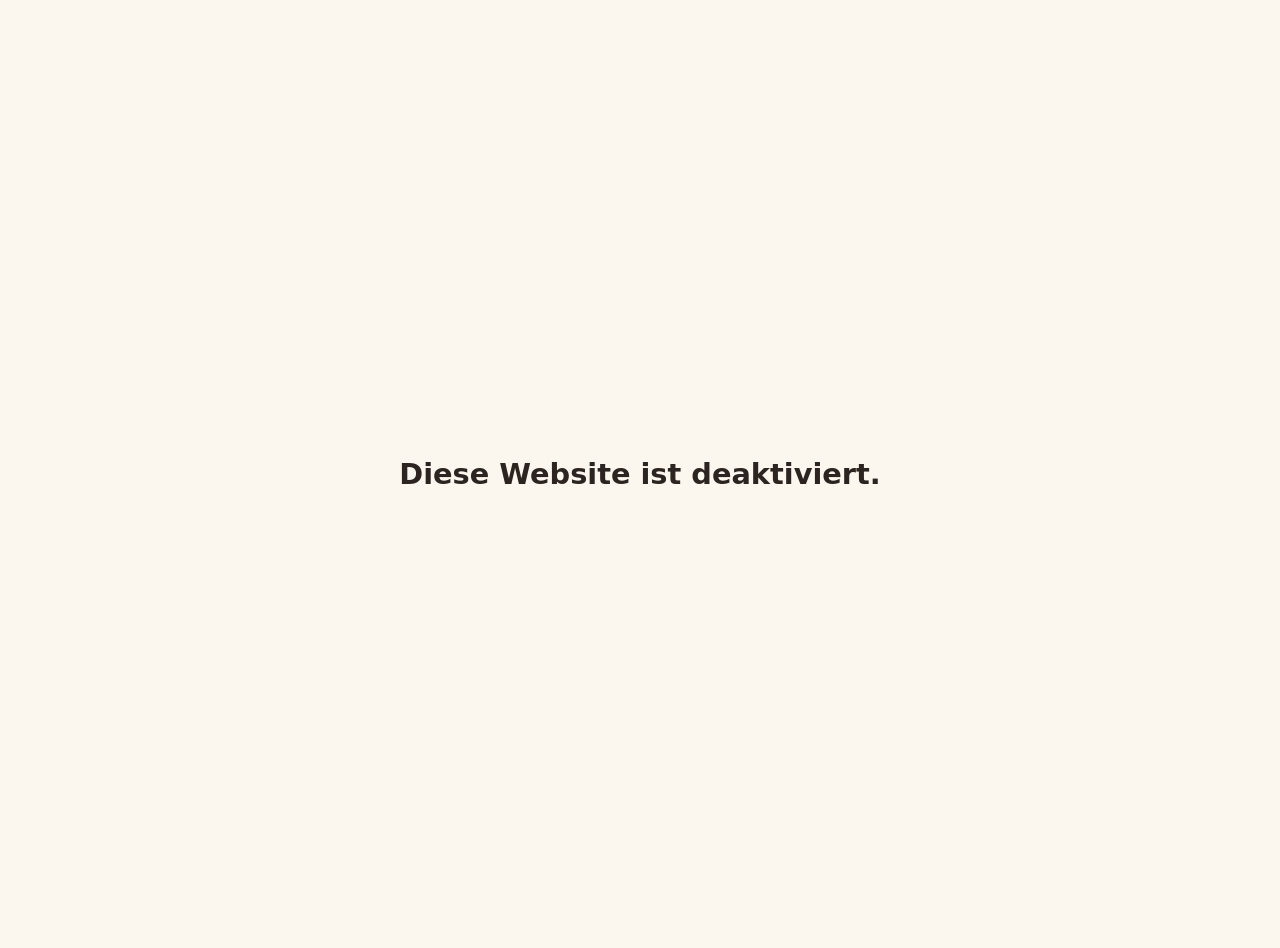
<file: deaktiviert/index.html>
<!DOCTYPE html>
<html lang="de">
<head>
<meta charset="utf-8">
<meta name="viewport" content="width=device-width, initial-scale=1">
<meta name="robots" content="noindex, nofollow">
<title>Website deaktiviert</title>
<style>
html,body{height:100%;margin:0}
body{display:flex;align-items:center;justify-content:center;background:#FBF6EE;color:#2B2420;font:400 18px/1.6 system-ui,-apple-system,"Segoe UI",sans-serif;text-align:center;padding:24px}
h1{font-size:1.8rem;margin:0}
</style>
</head>
<body>
<h1>Diese Website ist deaktiviert.</h1>
</body>
</html>
</file>
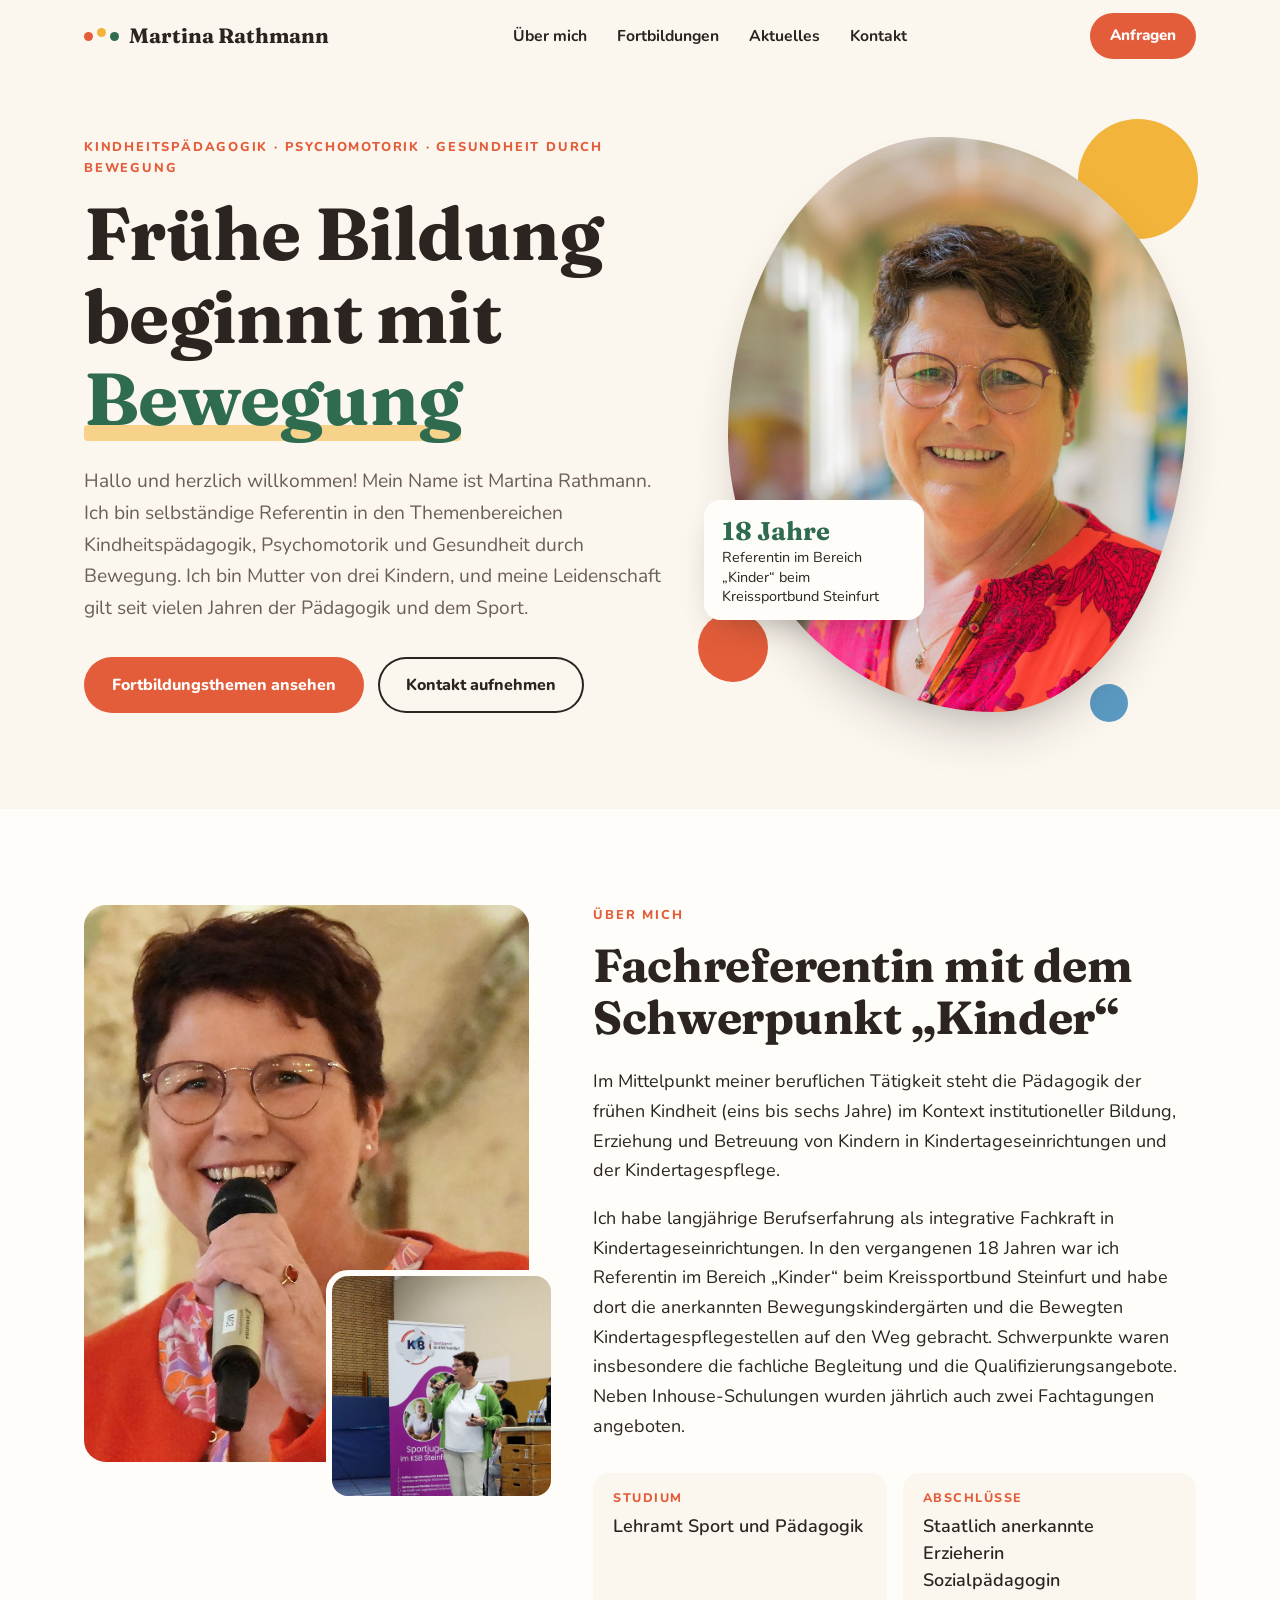
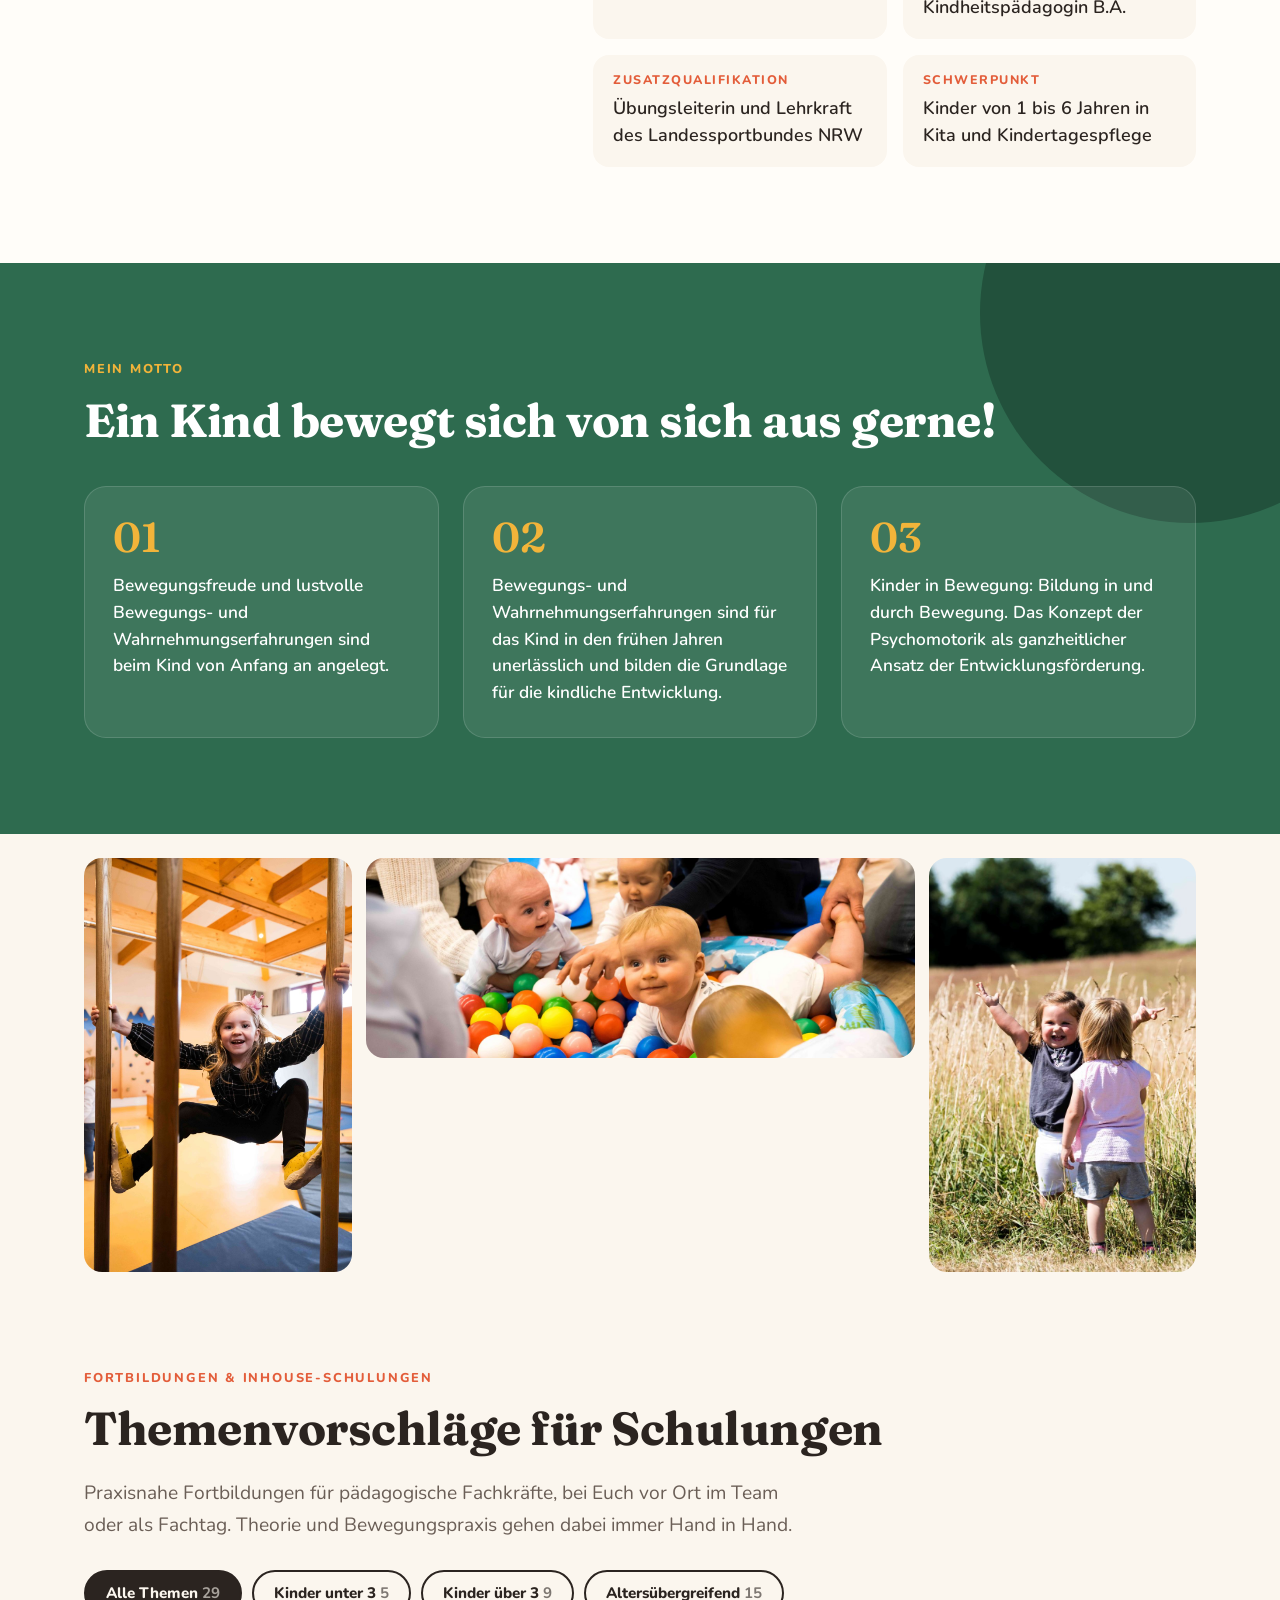
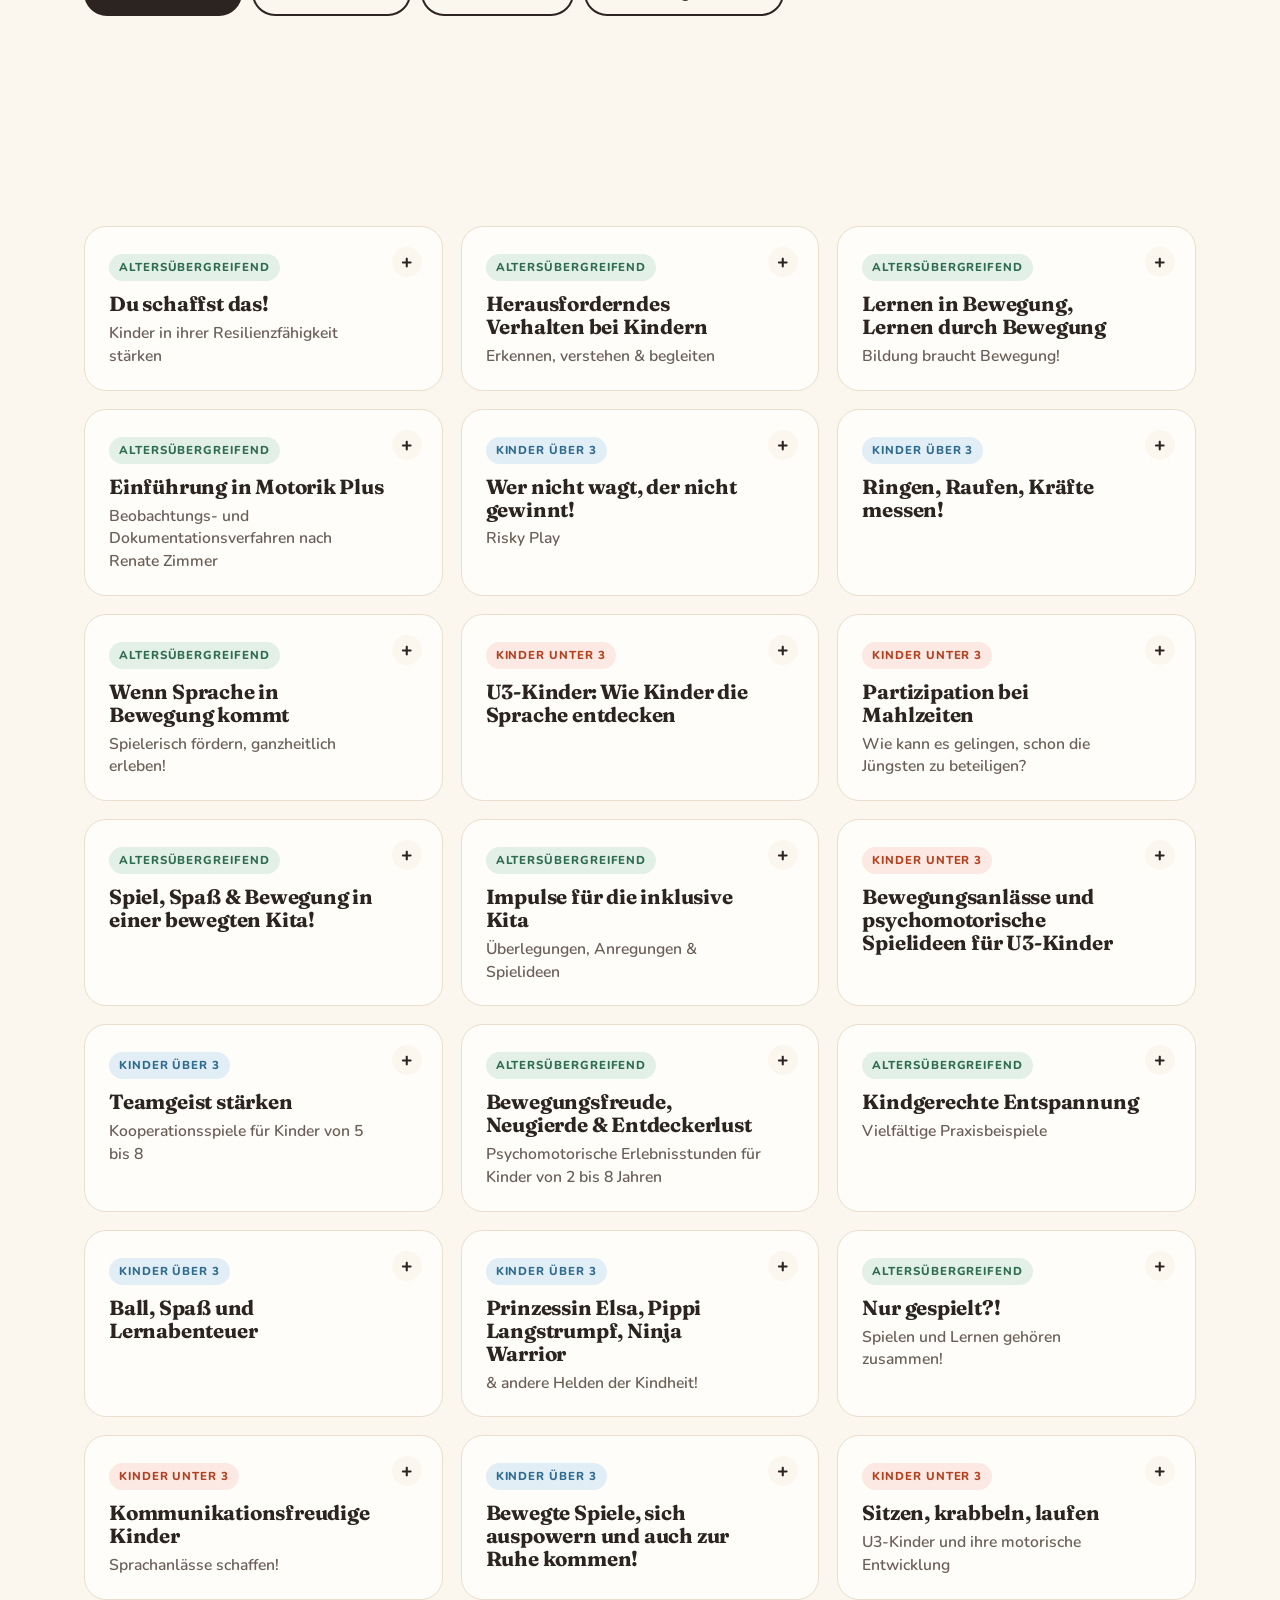
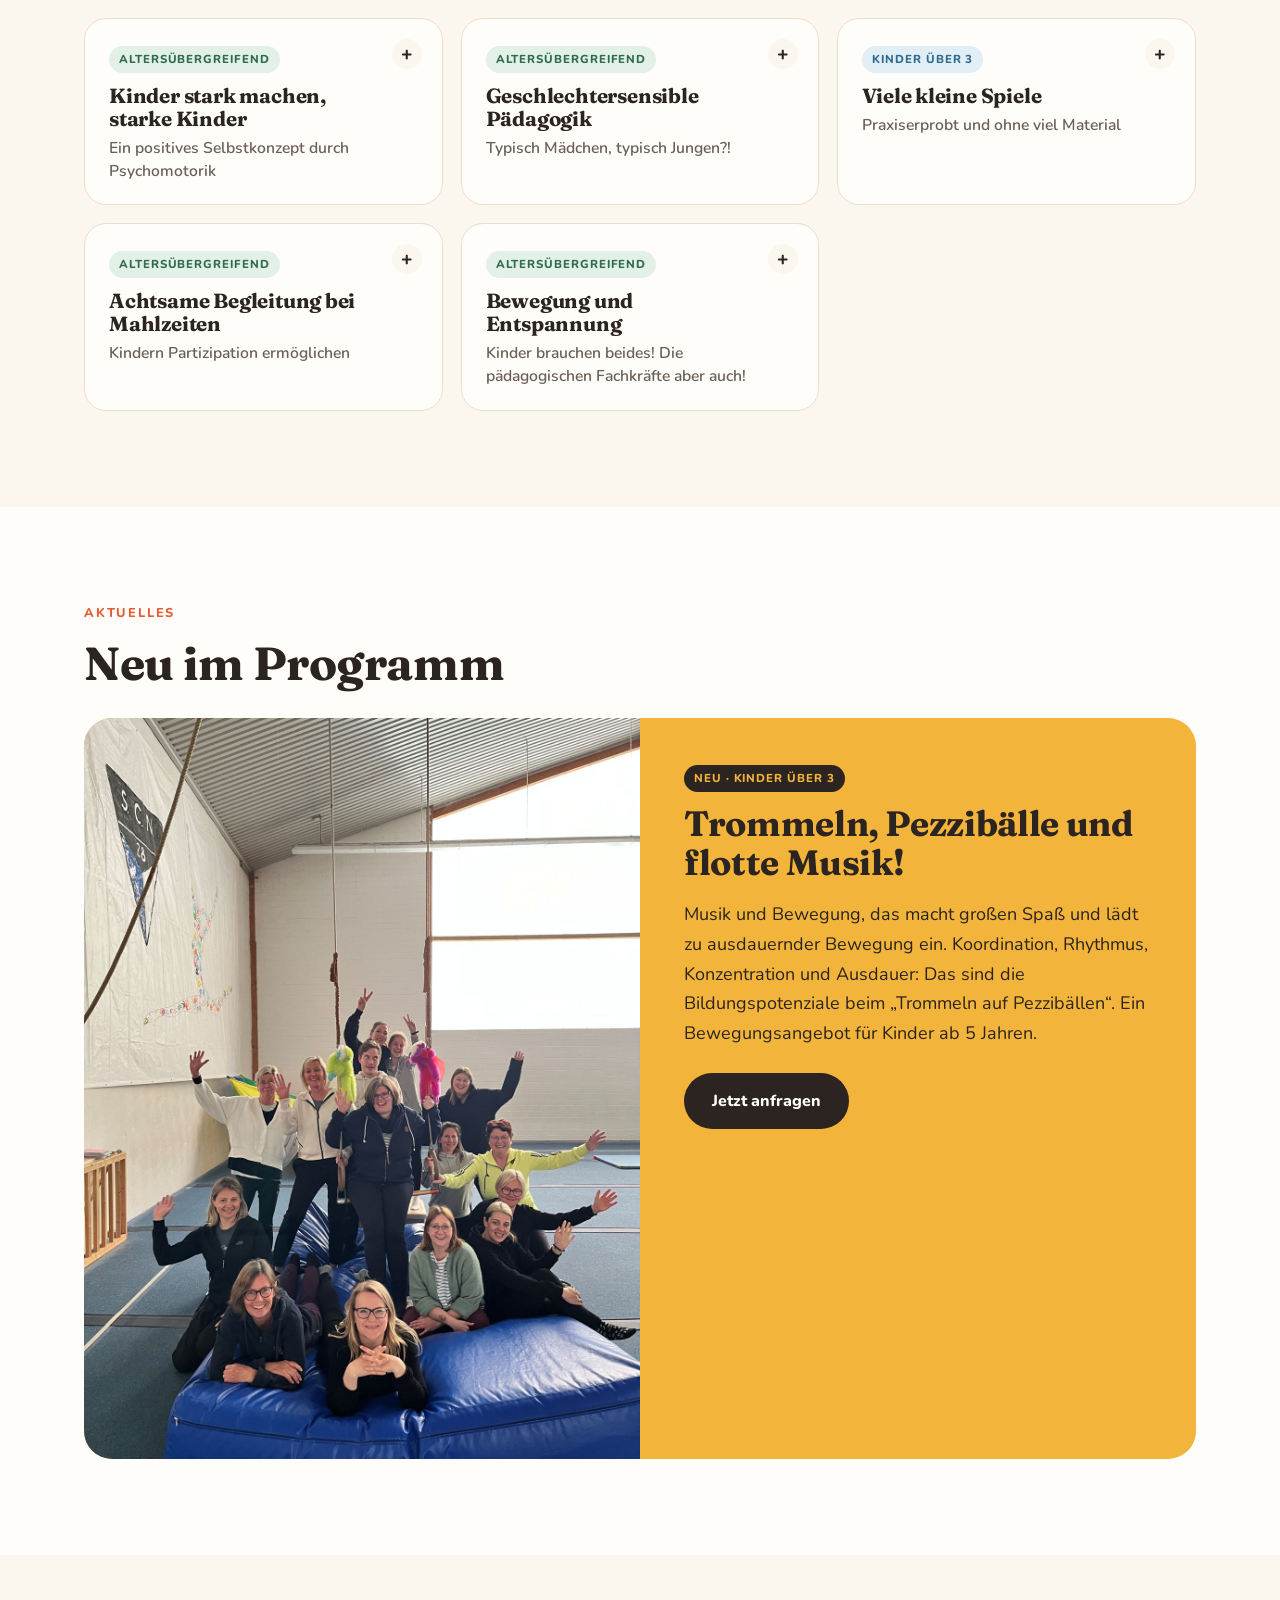
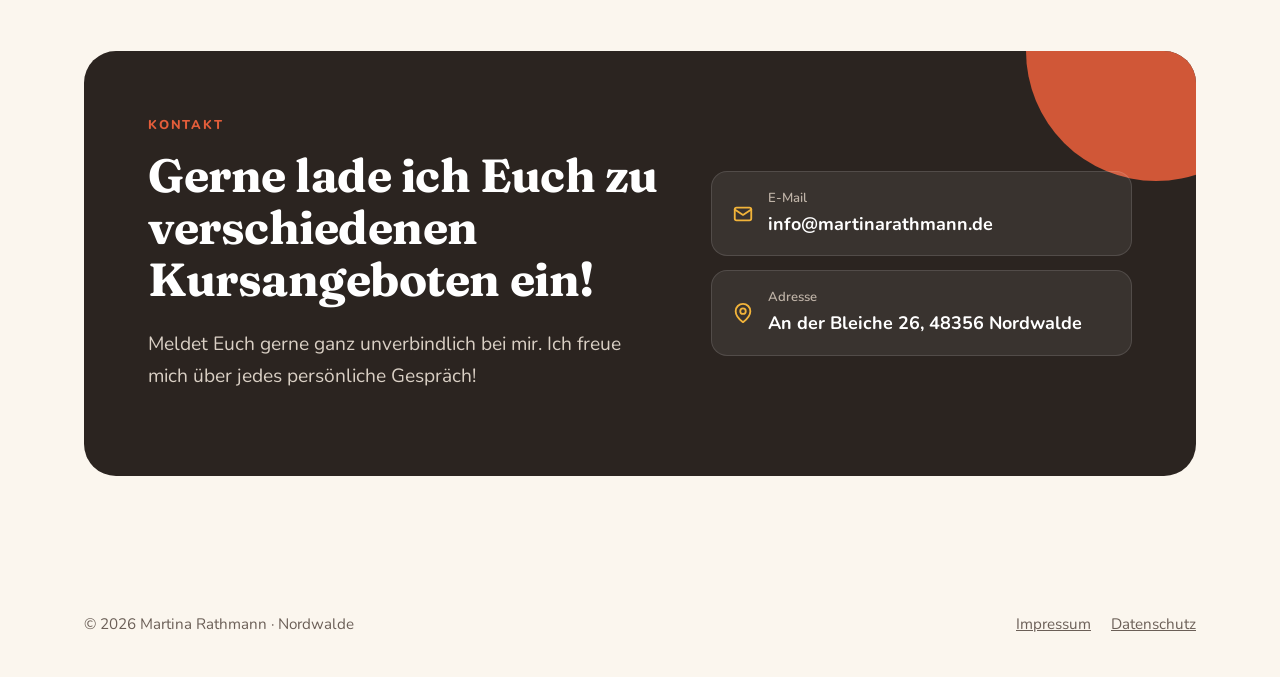
<file: martinarathmann-de/martinarathmann-de/index.html>
<!DOCTYPE html>
<html lang="de">
<head>
<meta charset="utf-8">
<meta name="viewport" content="width=device-width, initial-scale=1">
<title>Martina Rathmann – Frühe Bildung beginnt mit Bewegung</title>
<meta name="description" content="Martina Rathmann, Referentin für Kindheitspädagogik, Psychomotorik und Gesundheit durch Bewegung. Fortbildungen und Inhouse-Schulungen für Kitas und Kindertagespflege.">
<meta property="og:title" content="Martina Rathmann – Frühe Bildung beginnt mit Bewegung">
<meta property="og:description" content="Martina Rathmann, Referentin für Kindheitspädagogik, Psychomotorik und Gesundheit durch Bewegung. Fortbildungen und Inhouse-Schulungen für Kitas und Kindertagespflege.">
<meta property="og:type" content="website">
<meta property="og:url" content="https://martinarathmann.de/">
<meta property="og:image" content="https://martinarathmann.de/images/portrait.jpg">
<link rel="icon" href="favicon.svg" type="image/svg+xml">
<link rel="preload" href="fonts/fraunces-latin-700-normal.woff2" as="font" type="font/woff2" crossorigin>
<link rel="stylesheet" href="styles.css">
</head>
<body>
<header class="site-header">
  <nav class="nav wrap" aria-label="Hauptnavigation">
    <a class="brand" href="index.html"><span class="brand-dots" aria-hidden="true"><i></i><i></i><i></i></span>Martina Rathmann</a>
    <button class="menu-toggle" aria-label="Menü öffnen" aria-expanded="false"><span></span><span></span><span></span></button>
    <ul>
      <li><a href="index.html#ueber-mich">Über mich</a></li>
      <li><a href="index.html#fortbildungen">Fortbildungen</a></li>
      <li><a href="index.html#aktuelles">Aktuelles</a></li>
      <li><a href="index.html#kontakt">Kontakt</a></li>
    </ul>
    <a class="btn desktop" href="index.html#kontakt">Anfragen</a>
  </nav>
</header>

<main>
<section class="hero">
  <div class="wrap hero-grid">
    <div class="reveal">
      <p class="eyebrow">Kindheitspädagogik · Psychomotorik · Gesundheit durch Bewegung</p>
      <h1>Frühe Bildung beginnt mit <em>Bewegung</em></h1>
      <p class="lead">Hallo und herzlich willkommen! Mein Name ist Martina Rathmann. Ich bin selbständige Referentin in den Themenbereichen Kindheitspädagogik, Psychomotorik und Gesundheit durch Bewegung. Ich bin Mutter von drei Kindern, und meine Leidenschaft gilt seit vielen Jahren der Pädagogik und dem Sport.</p>
      <div class="hero-actions">
        <a class="btn" href="#fortbildungen">Fortbildungsthemen ansehen</a>
        <a class="btn ghost" href="#kontakt">Kontakt aufnehmen</a>
      </div>
    </div>
    <div class="hero-visual reveal">
      <span class="blob b1"></span><span class="blob b2"></span><span class="blob b3"></span>
      <div class="hero-photo"><img src="images/portrait.jpg" alt="Martina Rathmann" width="900" height="1125" fetchpriority="high"></div>
      <div class="hero-badge"><strong>18 Jahre</strong>Referentin im Bereich „Kinder“ beim Kreissportbund Steinfurt</div>
    </div>
  </div>
</section>

<section class="about" id="ueber-mich">
  <div class="wrap about-grid">
    <div class="about-photos reveal">
      <div class="p1"><img src="images/vortrag.jpg" alt="Martina Rathmann bei einem Vortrag" loading="lazy" width="900" height="1125"></div>
      <div class="p2"><img src="images/messe.jpg" alt="Martina Rathmann an einem Infostand" loading="lazy" width="600" height="600"></div>
    </div>
    <div class="reveal">
      <p class="eyebrow">Über mich</p>
      <h2>Fachreferentin mit dem Schwerpunkt „Kinder“</h2>
      <p>Im Mittelpunkt meiner beruflichen Tätigkeit steht die Pädagogik der frühen Kindheit (eins bis sechs Jahre) im Kontext institutioneller Bildung, Erziehung und Betreuung von Kindern in Kindertageseinrichtungen und der Kindertagespflege.</p>
      <p>Ich habe langjährige Berufserfahrung als integrative Fachkraft in Kindertageseinrichtungen. In den vergangenen 18 Jahren war ich Referentin im Bereich „Kinder“ beim Kreissportbund Steinfurt und habe dort die anerkannten Bewegungskindergärten und die Bewegten Kindertagespflegestellen auf den Weg gebracht. Schwerpunkte waren insbesondere die fachliche Begleitung und die Qualifizierungsangebote. Neben Inhouse-Schulungen wurden jährlich auch zwei Fachtagungen angeboten.</p>
      <div class="facts">
        <div class="fact"><h3>Studium</h3><p>Lehramt Sport und Pädagogik</p></div>
        <div class="fact"><h3>Abschlüsse</h3><ul><li>Staatlich anerkannte Erzieherin</li><li>Sozialpädagogin</li><li>Kindheitspädagogin B.A.</li></ul></div>
        <div class="fact"><h3>Zusatzqualifikation</h3><p>Übungsleiterin und Lehrkraft des Landessportbundes NRW</p></div>
        <div class="fact"><h3>Schwerpunkt</h3><p>Kinder von 1 bis 6 Jahren in Kita und Kindertagespflege</p></div>
      </div>
    </div>
  </div>
</section>

<section class="motto">
  <div class="wrap">
    <p class="eyebrow">Mein Motto</p>
    <h2>Ein Kind bewegt sich von sich aus gerne!</h2>
    <div class="motto-list">
      <div class="motto-item reveal"><span class="num">01</span><p>Bewegungsfreude und lustvolle Bewegungs- und Wahrnehmungserfahrungen sind beim Kind von Anfang an angelegt.</p></div>
      <div class="motto-item reveal"><span class="num">02</span><p>Bewegungs- und Wahrnehmungserfahrungen sind für das Kind in den frühen Jahren unerlässlich und bilden die Grundlage für die kindliche Entwicklung.</p></div>
      <div class="motto-item reveal"><span class="num">03</span><p>Kinder in Bewegung: Bildung in und durch Bewegung. Das Konzept der Psychomotorik als ganzheitlicher Ansatz der Entwicklungsförderung.</p></div>
    </div>
  </div>
</section>

<section class="gallery" aria-label="Eindrücke">
  <div class="wrap gallery-grid">
    <figure class="g-tall reveal"><img src="images/klettern.jpg" alt="Mädchen klettert zwischen zwei Stangen" loading="lazy"></figure>
    <figure class="g-wide reveal"><img src="images/baellebad.jpg" alt="Babys im Bällebad" loading="lazy"></figure>
    <figure class="g-tall reveal"><img src="images/wiese.jpg" alt="Kinder freuen sich draußen auf der Wiese" loading="lazy"></figure>
    <figure class="reveal"><img src="images/krabbeln.jpg" alt="Kleinkinder krabbeln in der Bewegungslandschaft" loading="lazy"></figure>
    <figure class="reveal"><img src="images/dreirad.jpg" alt="Junge auf einem Dreirad" loading="lazy"></figure>
  </div>
</section>

<section id="fortbildungen">
  <div class="wrap">
    <div class="offer-head">
      <div>
        <p class="eyebrow">Fortbildungen &amp; Inhouse-Schulungen</p>
        <h2>Themenvorschläge für Schulungen</h2>
        <p class="lead">Praxisnahe Fortbildungen für pädagogische Fachkräfte, bei Euch vor Ort im Team oder als Fachtag. Theorie und Bewegungspraxis gehen dabei immer Hand in Hand.</p>
      </div>
    </div>
    <div class="filters" role="group" aria-label="Nach Zielgruppe filtern">
      <button class="chip" data-filter="all" aria-pressed="true">Alle Themen<span class="count">29</span></button>
      <button class="chip" data-filter="u3" aria-pressed="false">Kinder unter 3<span class="count">5</span></button>
      <button class="chip" data-filter="ue3" aria-pressed="false">Kinder über 3<span class="count">9</span></button>
      <button class="chip" data-filter="alle" aria-pressed="false">Altersübergreifend<span class="count">15</span></button>
    </div>
    <div class="topics">
      <details class="topic reveal" data-group="ue3">
        <summary><span class="tag ue3">Kinder über 3</span><span class="tag neu">Neu</span><h3>Trommeln, Pezzibälle und flotte Musik!</h3></summary>
        <div class="body"><p>Musik und Bewegung, das macht großen Spaß und lädt zu ausdauernder Bewegung ein. Die Freude, sich beim Trommeln auszuprobieren, sich auszupowern und in der Gruppe gemeinsam etwas zu schaffen, steht im Vordergrund. Koordination, Beweglichkeit, Konzentration, Merkfähigkeit, Kognition, Rhythmus und Ausdauer: Das sind die Bildungspotenziale beim „Trommeln auf Pezzibällen“. Ein Bewegungsangebot für Kinder ab 5 Jahren.</p></div>
      </details>
      <details class="topic reveal" data-group="alle">
        <summary><span class="tag alle">Altersübergreifend</span><h3>Mit Kopf, Herz und Hand</h3><span class="sub">Psychomotorik in der pädagogischen Praxis erleben und verstehen</span></summary>
        <div class="body"><p>Ganzheitliche Entwicklungsförderung durch Bewegung und Wahrnehmung! Eine praxisorientierte Fortbildung: Durch vielfältige Bewegungs- und Wahrnehmungsangebote lernen die pädagogischen Fachkräfte, wie Kinder in ihren Selbstwirksamkeitserfahrungen unterstützt werden können. Kreative Prozesse und das soziale Lernen eines Kindes stehen im Fokus. Theorie und Praxis verbinden sich zu einem lebendigen Prozess, der neue Impulse für die tägliche Arbeit mit Kindern bietet.</p></div>
      </details>
      <details class="topic reveal" data-group="ue3">
        <summary><span class="tag ue3">Kinder über 3</span><h3>Hüpfen, springen, zählen</h3><span class="sub">Die Welt der Mathematik erfahren</span></summary>
        <div class="body"><p>Kinder sortieren, vergleichen und legen Muster. Sie interessieren sich für Zahlen und Mengen und begreifen Räume und Formen über eigene sensomotorische Erfahrungen. Frühe mathematische Bildung anregen und begleiten. Der „Numeracy-Ansatz“ von Mandy Fuchs wird vorgestellt, ebenso das Konzept von Kerensa Lee „Kinder erfinden Mathematik“: gleiches Material in großer Menge. Mathematische frühe Bildung im Vorschulalter!</p></div>
      </details>
      <details class="topic reveal" data-group="alle">
        <summary><span class="tag alle">Altersübergreifend</span><h3>Du schaffst das!</h3><span class="sub">Kinder in ihrer Resilienzfähigkeit stärken</span></summary>
        <div class="body"><p>Wie kann es gelingen, Kinder in ihrer Resilienzfähigkeit zu stärken? Wie können Kinder mit einer Krise oder einem Scheitern fertig werden, sich davon erholen und vielleicht sogar gestärkt daraus hervorgehen? Wie können Kinder ein positives Selbstkonzept aufbauen? Wir blicken auf die Ressourcen und Interessen des Kindes. Es braucht differenzierte Herausforderungen, an denen Kinder wachsen können. Zutrauen und Zuversicht sowie eine individuelle Begleitung mit Blick auf die Schutz- und Risikofaktoren.</p></div>
      </details>
      <details class="topic reveal" data-group="alle">
        <summary><span class="tag alle">Altersübergreifend</span><h3>Herausforderndes Verhalten bei Kindern</h3><span class="sub">Erkennen, verstehen &amp; begleiten</span></summary>
        <div class="body"><p>Kinder, die uns herausfordern! Kinder, die weinen, wütend sind, die kaum erreichbar sind, sich zurückziehen oder blockieren: Solche Verhaltensweisen nehmen viele pädagogische Fachkräfte als herausfordernd wahr. Oftmals entsteht ein Gefühl der Überforderung und vielleicht sogar der Ohnmacht. Wir gehen gemeinsam auf Spurensuche, um die Konflikte zu verstehen und sie professionell zu begleiten. Ursachenforschung &amp; Austausch über mögliche Lösungsansätze.</p></div>
      </details>
      <details class="topic reveal" data-group="alle">
        <summary><span class="tag alle">Altersübergreifend</span><h3>Lernen in Bewegung, Lernen durch Bewegung</h3><span class="sub">Bildung braucht Bewegung!</span></summary>
        <div class="body"><p>Kinder bewegen sich gerne, es ist der Ausdruck ihrer Lebensfreude. Sensomotorik ist der Motor der kindlichen Entwicklung. Kinder lernen im frühen Kindesalter in erster Linie über Bewegung, Wahrnehmung und konkretes Handeln (vgl. Zimmer, 2010). Differenzierte sensomotorische Erfahrungen unterstützen die kognitiven Fähigkeiten. Die Vernetzung von Nervenzellen wird durch Bewegungs- und Wahrnehmungserfahrungen angeregt und ermöglicht dadurch die Verarbeitung von Informationen (vgl. Zimmer, 2011). Mit vielen Spiel- und Bewegungsimpulsen zeigt die Fortbildung, wie Lernen in Bewegung im Kita-Alltag gelingt.</p></div>
      </details>
      <details class="topic reveal" data-group="alle">
        <summary><span class="tag alle">Altersübergreifend</span><h3>Einführung in Motorik Plus</h3><span class="sub">Beobachtungs- und Dokumentationsverfahren nach Renate Zimmer</span></summary>
        <div class="body"><p>Ein offenes und systematisches Verfahren mit übersichtlichen Beobachtungsbögen für U3- und Ü3-Kinder. Neben allgemeinen Angaben zum Kind werden Einschätzungen in 10 Kompetenzbereichen vorgenommen. Grundlage ist die wahrnehmende und gezielte Beobachtung. Viele Ideen, Anregungen und Impulse für die Bewegungsförderung mit Kindern im Vorschulalter.</p></div>
      </details>
      <details class="topic reveal" data-group="ue3">
        <summary><span class="tag ue3">Kinder über 3</span><h3>Wer nicht wagt, der nicht gewinnt!</h3><span class="sub">Risky Play</span></summary>
        <div class="body"><p>Risiko, Wagnis und auch wildes Spiel gehören zur Kindheit dazu. Kinder haben ein Recht auf Spiel und ein Recht auf Wagnisse, eigenes Ausprobieren, Erfolg und auch mal Scheitern. Damit das gelingen kann, braucht es Risikokompetenz und motorische Kompetenzen, außerdem erwachsene Begleitpersonen, die Zutrauen in die eigenen Fähigkeiten vermitteln. Theorie &amp; Praxisanregungen für Kinder von 5 bis 10 Jahren.</p></div>
      </details>
      <details class="topic reveal" data-group="ue3">
        <summary><span class="tag ue3">Kinder über 3</span><h3>Ringen, Raufen, Kräfte messen!</h3></summary>
        <div class="body"><p>Kleine Sportspiele zum Kräftemessen, Toben und Auspowern. Miteinander raufen und sich ausprobieren, nicht gegeneinander! Die eigenen Kräfte entdecken. Ausdauer, Schnelligkeit, Koordination und Beweglichkeit werden gefördert. Wo sind die Grenzen meines Partners? Wo sind meine Grenzen? Wir sensibilisieren für einen respektvollen Umgang. Welche Regeln brauchen wir? Kennenlernen des Konzeptes und viel Bewegungspraxis.</p></div>
      </details>
      <details class="topic reveal" data-group="alle">
        <summary><span class="tag alle">Altersübergreifend</span><h3>Wenn Sprache in Bewegung kommt</h3><span class="sub">Spielerisch fördern, ganzheitlich erleben!</span></summary>
        <div class="body"><p>In dieser Fortbildung steht der Zusammenhang von Bewegung und Sprache im Mittelpunkt. Wir erproben vielfältige Bewegungs- und Spielideen, die sprachliche Ausdrucksfähigkeit, Wortschatz und Kommunikation anregen. Die Teilnehmenden erhalten Impulse, wie sie Bewegung gezielt in den Alltag integrieren können, um Kinder ganzheitlich und alltagsintegriert in ihrer Sprachentwicklung zu unterstützen.</p></div>
      </details>
      <details class="topic reveal" data-group="u3">
        <summary><span class="tag u3">Kinder unter 3</span><h3>U3-Kinder: Wie Kinder die Sprache entdecken</h3></summary>
        <div class="body"><p>Sprachentwicklung unterstützen und Sprachanlässe durch sensomotorische Bewegungserfahrungen ermöglichen. Die Sprachfreude steht dabei im Mittelpunkt. Neben theoretischen Grundlagen werden viele praktische Beispiele aufgezeigt. Theorie &amp; Praxis.</p></div>
      </details>
      <details class="topic reveal" data-group="u3">
        <summary><span class="tag u3">Kinder unter 3</span><h3>Partizipation bei Mahlzeiten</h3><span class="sub">Wie kann es gelingen, schon die Jüngsten zu beteiligen?</span></summary>
        <div class="body"><p>Die Mahlzeit ist eine „Schlüsselsituation“ im Kita-Alltag und bedeutet eine besondere Herausforderung für Kinder und pädagogische Fachkräfte. „Alltagspartizipation“ wird als Querschnittsaufgabe verstanden! Die Mahlzeit bietet viele Möglichkeiten, dem Kind Partizipation zuzutrauen und zu ermöglichen. Die partizipative Haltung und die Fachkraft-Kind-Interaktion werden besonders in den Blick genommen.</p></div>
      </details>
      <details class="topic reveal" data-group="alle">
        <summary><span class="tag alle">Altersübergreifend</span><h3>Spiel, Spaß &amp; Bewegung in einer bewegten Kita!</h3></summary>
        <div class="body"><p>Vielfältige Anregungen und Impulse für eine Kita mit dem Profil „Bewegung“. Konzeptionelle Überlegungen und Bewegungspraxis für Kinder von 1 bis 6 Jahren. Alltagsintegrierte Bewegung für Kinder. Bewegungslandschaften und Bewegungsbaustellen werden vorgestellt und aufgebaut. Psychomotorische Ideen und Themen nach den Interessen der Kinder stehen im Mittelpunkt. Theorie &amp; Praxis.</p></div>
      </details>
      <details class="topic reveal" data-group="alle">
        <summary><span class="tag alle">Altersübergreifend</span><h3>Impulse für die inklusive Kita</h3><span class="sub">Überlegungen, Anregungen &amp; Spielideen</span></summary>
        <div class="body"><p>Vielfältige Bewegungsanregungen &amp; Spielideen! Wir suchen nach Gemeinsamkeiten: Welche Spiele eignen sich besonders dafür, dass alle Kinder mitspielen können? Wie können wir Spiele und Aktivitäten anpassen und verändern, um Teilhabe zu ermöglichen? Die Haltung der pädagogischen Fachkraft ist das Fundament für eine Kita, in der alle Kinder gesehen werden, und für eine Vielfalt, die bereichert und aus Überzeugung gelebt wird.</p></div>
      </details>
      <details class="topic reveal" data-group="u3">
        <summary><span class="tag u3">Kinder unter 3</span><h3>Bewegungsanlässe und psychomotorische Spielideen für U3-Kinder</h3></summary>
        <div class="body"><p>Das kindliche Spiel ist der Motor der kindlichen Entwicklung. Kinder möchten sich dabei bewegen und sie brauchen Raum und Zeit dafür. Wie können wir vielfältige Bewegungsanlässe in den Alltag integrieren? Überlegungen zur Raumgestaltung und Materialauswahl und viele praktische Beispiele für einen „bewegten Kinderalltag“.</p></div>
      </details>
      <details class="topic reveal" data-group="ue3">
        <summary><span class="tag ue3">Kinder über 3</span><h3>Teamgeist stärken</h3><span class="sub">Kooperationsspiele für Kinder von 5 bis 8</span></summary>
        <div class="body"><p>Kooperationsspiele bieten Kindern einen Erfahrungsraum, um soziale Kompetenzen zu stärken und ein „Wir-Gefühl“ zu entwickeln. Integration durch Kooperationsspiele: Alle Kinder können mitmachen! Kinder entwickeln Selbstbewusstsein und erfahren: Miteinander macht Spaß und man kann viel erreichen!</p></div>
      </details>
      <details class="topic reveal" data-group="alle">
        <summary><span class="tag alle">Altersübergreifend</span><h3>Bewegungsfreude, Neugierde &amp; Entdeckerlust</h3><span class="sub">Psychomotorische Erlebnisstunden für Kinder von 2 bis 8 Jahren</span></summary>
        <div class="body"><p>Erlebnisreiche Bewegungsangebote, die als Anregung genutzt werden können, um psychomotorisch zu arbeiten. Der Schwerpunkt liegt auf kreativem und fantasiereichem Spiel, Experimentierphasen und ganzheitlichen Erfahrungen. Die Angebote setzen an den Interessen des Kindes an, wollen Kinder stärken und ein positives Selbstkonzept fördern. Bewegungs- und Wahrnehmungsförderung ist der Motor der kindlichen Entwicklung.</p></div>
      </details>
      <details class="topic reveal" data-group="alle">
        <summary><span class="tag alle">Altersübergreifend</span><h3>Kindgerechte Entspannung</h3><span class="sub">Vielfältige Praxisbeispiele</span></summary>
        <div class="body"><p>Nicht nur Erwachsene, auch Kinder haben heutzutage ein bereits ausgeprägtes Stressempfinden. Was bedeutet Stress und wie kann ich mich davon erholen? Eine Einführung in kindliche Entspannungsmethoden &amp; Praxis.</p></div>
      </details>
      <details class="topic reveal" data-group="ue3">
        <summary><span class="tag ue3">Kinder über 3</span><h3>Ball, Spaß und Lernabenteuer</h3></summary>
        <div class="body"><p>Kinder lieben Ballspiele! Bewegungsfreude und Bewegungserfahrungen mit vielfältigen Ballspielen. Motorische und kognitive Förderung im Fokus, aber auch das soziale Miteinander kommt nicht zu kurz. Gerade Ballspiele ohne Gewinner und Verlierer, kleine Teamspiele oder auch Wettspiele eignen sich hervorragend, um soziale Kompetenzen zu entwickeln, mit Frustration umzugehen und Kooperation zu erfahren. Für pädagogische Fachkräfte, die mit Kindern ab 3 Jahren arbeiten.</p></div>
      </details>
      <details class="topic reveal" data-group="ue3">
        <summary><span class="tag ue3">Kinder über 3</span><h3>Prinzessin Elsa, Pippi Langstrumpf, Ninja Warrior</h3><span class="sub">&amp; andere Helden der Kindheit!</span></summary>
        <div class="body"><p>Abenteuer und Erlebnisse durch Psychomotorik. Bewegungsgeschichten, Bewegungsbaustellen und Bewegungslandschaften thematisch spannend gestalten, zu Themen, die Kinder interessieren. Das „Kopfkino“ anstellen und mit den Kindern gemeinsam ein Bewegungsabenteuer erleben.</p></div>
      </details>
      <details class="topic reveal" data-group="alle">
        <summary><span class="tag alle">Altersübergreifend</span><h3>Nur gespielt?!</h3><span class="sub">Spielen und Lernen gehören zusammen!</span></summary>
        <div class="body"><p>Schon Albert Einstein hat betont, dass „das Spiel die höchste Form der Forschung ist“. Dieses Zitat lässt erahnen, wie viel Bildungspotenzial im kindlichen Spiel steckt. Spielen und Lernen gehören untrennbar zusammen, es ist die Grundbedingung für Lern- und Bildungsprozesse. Wir blicken auf die unterschiedlichen Spielformen, die Spielentwicklung und die Bedeutung des kindlichen Spiels. Mit vielen praktischen Beispielen.</p></div>
      </details>
      <details class="topic reveal" data-group="u3">
        <summary><span class="tag u3">Kinder unter 3</span><h3>Kommunikationsfreudige Kinder</h3><span class="sub">Sprachanlässe schaffen!</span></summary>
        <div class="body"><p>Die Interaktionen zwischen pädagogischer Fachkraft und Kind sind Schlüsselsituationen in der Bildungs- und Entwicklungsbegleitung. Jedes Kleinstkind versucht von Anfang an, mit seinen Bezugspersonen zu kommunizieren. Es ist bedeutsam, diese kindlichen Signale zu erkennen und darauf zu reagieren. So bleiben die Kinder motiviert zu kommunizieren. Theoretische Grundlagen und praktische Beispiele.</p></div>
      </details>
      <details class="topic reveal" data-group="ue3">
        <summary><span class="tag ue3">Kinder über 3</span><h3>Bewegte Spiele, sich auspowern und auch zur Ruhe kommen!</h3></summary>
        <div class="body"><p>Toben, wild sein, ausruhen und entspannen: Beides ist gleichermaßen wichtig für Kinder im Vorschulalter. Viele Beispiele aus der Praxis rund um Bewegung, Spiel und Entspannung für Vorschulkinder.</p></div>
      </details>
      <details class="topic reveal" data-group="u3">
        <summary><span class="tag u3">Kinder unter 3</span><h3>Sitzen, krabbeln, laufen</h3><span class="sub">U3-Kinder und ihre motorische Entwicklung</span></summary>
        <div class="body"><p>Die motorische Entwicklung der Kleinstkinder in den Blick nehmen. Wie können wir U3-Kinder dabei gut begleiten und wie gelingt eine möglichst individuelle Begleitung und Förderung? Theoretische Grundlagen und praktische Beispiele.</p></div>
      </details>
      <details class="topic reveal" data-group="alle">
        <summary><span class="tag alle">Altersübergreifend</span><h3>Kinder stark machen, starke Kinder</h3><span class="sub">Ein positives Selbstkonzept durch Psychomotorik</span></summary>
        <div class="body"><p>Kinder brauchen Spiel- und Bewegungserfahrungen, um sich selbstwirksam zu erleben. So können sie Kompetenzen entwickeln und auf die eigenen Fähigkeiten vertrauen. Grenzerfahrungen durch Bewegung sind echte Herausforderungen, an denen Kinder wachsen; sie führen zu einer realistischen Selbsteinschätzung. Theoretische Grundlagen aus der Resilienzforschung und dem Konzept der Salutogenese. Der praktische Teil umfasst kleine Spiele aus den Bereichen Kooperation, Kommunikation, Vertrauen und Erlebnis.</p></div>
      </details>
      <details class="topic reveal" data-group="alle">
        <summary><span class="tag alle">Altersübergreifend</span><h3>Geschlechtersensible Pädagogik</h3><span class="sub">Typisch Mädchen, typisch Jungen?!</span></summary>
        <div class="body"><p>Was brauchen Mädchen? Was brauchen Jungen? Begegnen wir Mädchen und Jungen gleich? Wie fließen unbewusst traditionelle Rollenzuschreibungen in unsere Interaktion ein? Der geschlechterbewusste Umgang mit unseren Kindern wird in den Blick genommen. Alle Kinder sollen sich wohlfühlen und gesehen werden. Es gilt, Unterschiede und Gemeinsamkeiten zu erkennen und die individuellen Stärken und Interessen aller Kinder zu fördern, unabhängig davon, ob sie mit stereotypen Rollenbildern übereinstimmen.</p></div>
      </details>
      <details class="topic reveal" data-group="ue3">
        <summary><span class="tag ue3">Kinder über 3</span><h3>Viele kleine Spiele</h3><span class="sub">Praxiserprobt und ohne viel Material</span></summary>
        <div class="body"><p>Kinder wollen sich bewegen. Sie laufen, rennen, hüpfen, klettern, ohne dass sie dazu aufgefordert werden. Genauso beliebt sind kleine Regelspiele. Im Vordergrund stehen „Spiele ohne Verlierer“: Lauf- und Fangspiele, abschließend auch erste Wettkampf- und Staffelspiele.</p></div>
      </details>
      <details class="topic reveal" data-group="alle">
        <summary><span class="tag alle">Altersübergreifend</span><h3>Achtsame Begleitung bei Mahlzeiten</h3><span class="sub">Kindern Partizipation ermöglichen</span></summary>
        <div class="body"><p>Essen ist mehr als reine Nahrungsaufnahme. Wie können wir das Kind feinfühlig begleiten und seine Signale erkennen? Gemeinsame Mahlzeiten ohne Stress in einer wertschätzenden Atmosphäre, das wünschen wir uns! Essensregeln werden unter die Lupe genommen.</p></div>
      </details>
      <details class="topic reveal" data-group="alle">
        <summary><span class="tag alle">Altersübergreifend</span><h3>Bewegung und Entspannung</h3><span class="sub">Kinder brauchen beides! Die pädagogischen Fachkräfte aber auch!</span></summary>
        <div class="body"><p>Aktivität und Ruhe sind wesentliche Elemente im Alltag. Praxisnah werden „bewegte, wilde Spiele“ vorgestellt, die Kinder in ihrer Ausdauer unterstützen und Spaß machen. Ebenso widmen wir uns kindgerechter Entspannung, die Kindern hilft, zur Ruhe zu kommen. Im zweiten Teil geht es um die Gesundheit der Mitarbeitenden: Was brauchen pädagogische Fachkräfte, damit es ihnen gut geht? Bewegungspraxis „Rücken relax“ und ein sensitiver Mix aus dem Gesundheitssport. Entspannungsübungen und Stressabbau stehen im Fokus. Keine Vorkenntnisse nötig.</p></div>
      </details>
    </div>
  </div>
</section>

<section class="news" id="aktuelles">
  <div class="wrap">
    <p class="eyebrow">Aktuelles</p>
    <h2>Neu im Programm</h2>
    <div class="news-card reveal">
      <div class="img"><img src="images/gruppe.jpg" alt="Fröhliche Gruppe bei einer Fortbildung in der Sporthalle" loading="lazy"></div>
      <div class="txt">
        <span class="tag">Neu · Kinder über 3</span>
        <h3>Trommeln, Pezzibälle und flotte Musik!</h3>
        <p>Musik und Bewegung, das macht großen Spaß und lädt zu ausdauernder Bewegung ein. Koordination, Rhythmus, Konzentration und Ausdauer: Das sind die Bildungspotenziale beim „Trommeln auf Pezzibällen“. Ein Bewegungsangebot für Kinder ab 5 Jahren.</p>
        <a class="btn" href="#kontakt">Jetzt anfragen</a>
      </div>
    </div>
  </div>
</section>

<section id="kontakt">
  <div class="wrap">
    <div class="contact-box reveal">
      <div>
        <p class="eyebrow">Kontakt</p>
        <h2>Gerne lade ich Euch zu verschiedenen Kursangeboten ein!</h2>
        <p class="lead">Meldet Euch gerne ganz unverbindlich bei mir. Ich freue mich über jedes persönliche Gespräch!</p>
      </div>
      <ul class="contact-list">
        <li><a href="mailto:info@martinarathmann.de"><svg viewBox="0 0 24 24" fill="none" stroke-width="2" stroke-linecap="round" stroke-linejoin="round"><rect x="3" y="5" width="18" height="14" rx="2"/><path d="m3 7 9 6 9-6"/></svg><span><small>E-Mail</small>info@martinarathmann.de</span></a></li>
        <li><div><svg viewBox="0 0 24 24" fill="none" stroke-width="2" stroke-linecap="round" stroke-linejoin="round"><path d="M20 10c0 6-8 12-8 12S4 16 4 10a8 8 0 0 1 16 0z"/><circle cx="12" cy="10" r="3"/></svg><span><small>Adresse</small>An der Bleiche 26, 48356 Nordwalde</span></div></li>
      </ul>
    </div>
  </div>
</section>
</main>
<footer>
  <div class="wrap foot">
    <span>© <span id="y">2026</span> Martina Rathmann · Nordwalde</span>
    <span><a href="impressum.html">Impressum</a><a href="datenschutz.html">Datenschutz</a></span>
  </div>
</footer>
<script src="script.js"></script>
</body>
</html>
</file>
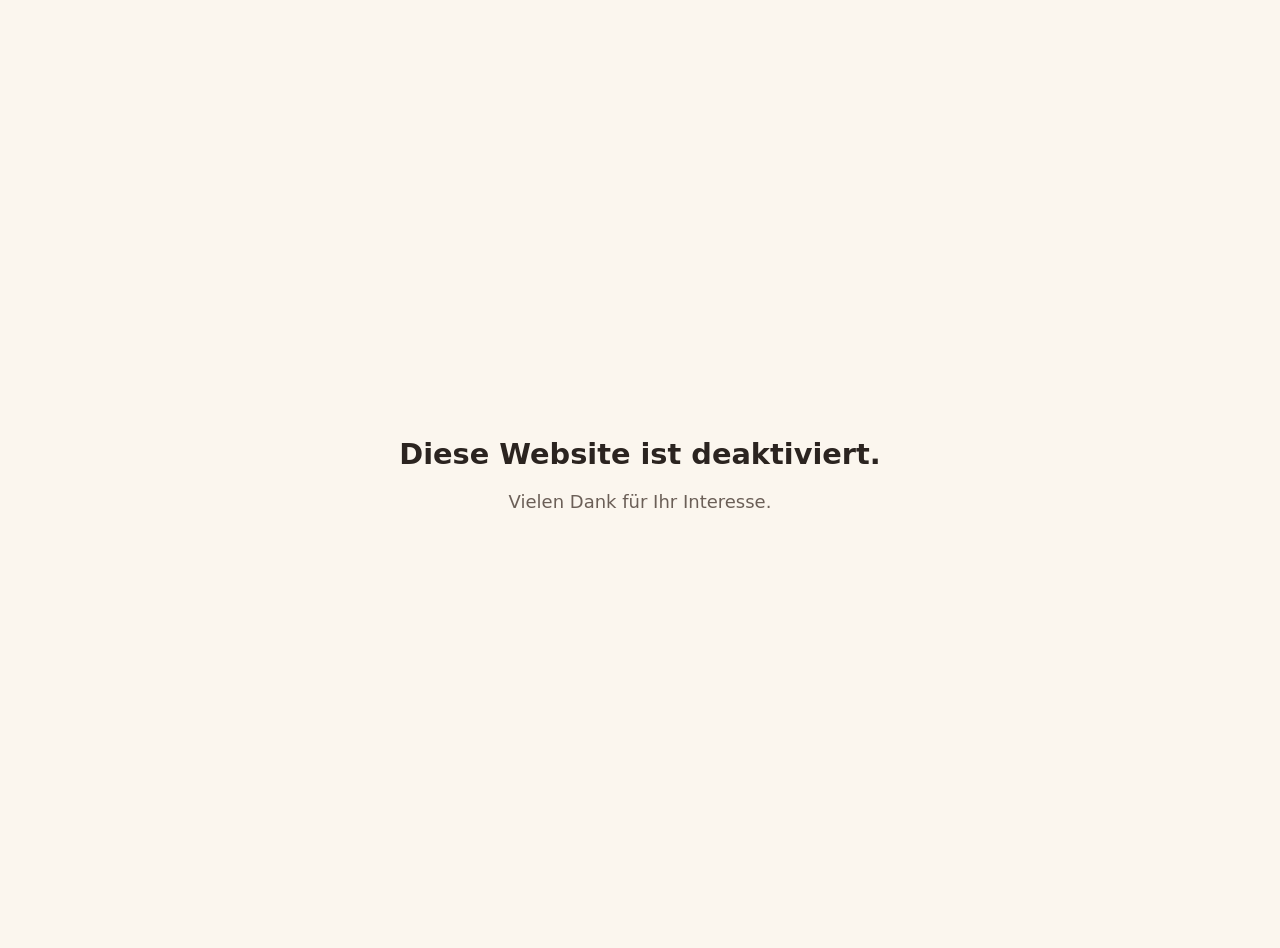
<file: martinarathmann-de/martinarathmann-de/martinarathmann-de-update/index.html>
<!DOCTYPE html>
<html lang="de">
<head>
<meta charset="utf-8">
<meta name="viewport" content="width=device-width, initial-scale=1">
<meta name="robots" content="noindex, nofollow">
<title>Website deaktiviert</title>
<style>
html,body{height:100%;margin:0}
body{display:flex;align-items:center;justify-content:center;background:#FBF6EE;color:#2B2420;font:400 18px/1.6 system-ui,-apple-system,"Segoe UI",sans-serif;text-align:center;padding:24px}
h1{font-size:1.8rem;margin:0 0 .4em}
p{margin:0;color:#6B5F57}
</style>
</head>
<body>
<main>
<h1>Diese Website ist deaktiviert.</h1>
<p>Vielen Dank für Ihr Interesse.</p>
</main>
</body>
</html>
</file>
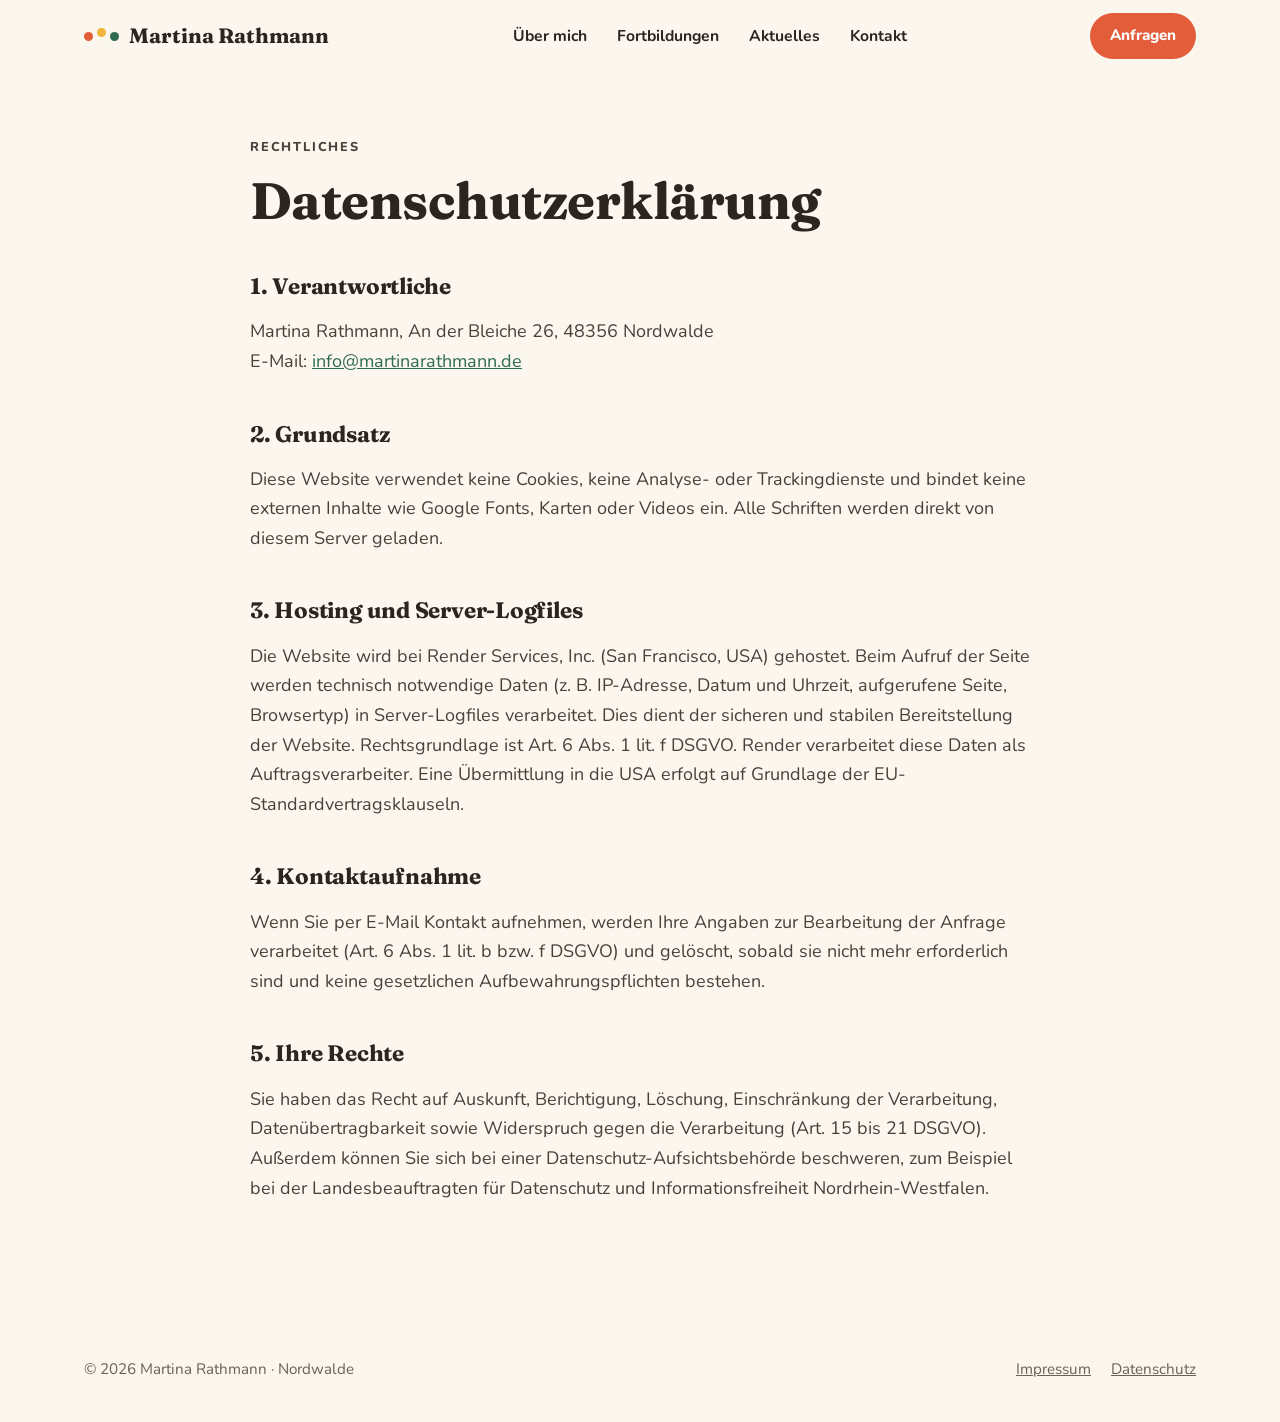
<file: martinarathmann-de/martinarathmann-de/datenschutz.html>
<!DOCTYPE html>
<html lang="de">
<head>
<meta charset="utf-8">
<meta name="viewport" content="width=device-width, initial-scale=1">
<title>Datenschutz – Martina Rathmann</title>
<meta name="description" content="Datenschutzerklärung von martinarathmann.de">
<meta property="og:title" content="Datenschutz – Martina Rathmann">
<meta property="og:description" content="Datenschutzerklärung von martinarathmann.de">
<meta property="og:type" content="website">
<meta property="og:url" content="https://martinarathmann.de/">
<meta property="og:image" content="https://martinarathmann.de/images/portrait.jpg">
<link rel="icon" href="favicon.svg" type="image/svg+xml">
<link rel="preload" href="fonts/fraunces-latin-700-normal.woff2" as="font" type="font/woff2" crossorigin>
<link rel="stylesheet" href="styles.css">
</head>
<body>
<header class="site-header">
  <nav class="nav wrap" aria-label="Hauptnavigation">
    <a class="brand" href="index.html"><span class="brand-dots" aria-hidden="true"><i></i><i></i><i></i></span>Martina Rathmann</a>
    <button class="menu-toggle" aria-label="Menü öffnen" aria-expanded="false"><span></span><span></span><span></span></button>
    <ul>
      <li><a href="index.html#ueber-mich">Über mich</a></li>
      <li><a href="index.html#fortbildungen">Fortbildungen</a></li>
      <li><a href="index.html#aktuelles">Aktuelles</a></li>
      <li><a href="index.html#kontakt">Kontakt</a></li>
    </ul>
    <a class="btn desktop" href="index.html#kontakt">Anfragen</a>
  </nav>
</header>

<main class="wrap legal">
  <p class="eyebrow">Rechtliches</p>
  <h1>Datenschutzerklärung</h1>
  <h2>1. Verantwortliche</h2>
  <p>Martina Rathmann, An der Bleiche 26, 48356 Nordwalde<br>E-Mail: <a href="mailto:info@martinarathmann.de">info@martinarathmann.de</a></p>
  <h2>2. Grundsatz</h2>
  <p>Diese Website verwendet keine Cookies, keine Analyse- oder Trackingdienste und bindet keine externen Inhalte wie Google Fonts, Karten oder Videos ein. Alle Schriften werden direkt von diesem Server geladen.</p>
  <h2>3. Hosting und Server-Logfiles</h2>
  <p>Die Website wird bei Render Services, Inc. (San Francisco, USA) gehostet. Beim Aufruf der Seite werden technisch notwendige Daten (z. B. IP-Adresse, Datum und Uhrzeit, aufgerufene Seite, Browsertyp) in Server-Logfiles verarbeitet. Dies dient der sicheren und stabilen Bereitstellung der Website. Rechtsgrundlage ist Art. 6 Abs. 1 lit. f DSGVO. Render verarbeitet diese Daten als Auftragsverarbeiter. Eine Übermittlung in die USA erfolgt auf Grundlage der EU-Standardvertragsklauseln.</p>
  <h2>4. Kontaktaufnahme</h2>
  <p>Wenn Sie per E-Mail Kontakt aufnehmen, werden Ihre Angaben zur Bearbeitung der Anfrage verarbeitet (Art. 6 Abs. 1 lit. b bzw. f DSGVO) und gelöscht, sobald sie nicht mehr erforderlich sind und keine gesetzlichen Aufbewahrungspflichten bestehen.</p>
  <h2>5. Ihre Rechte</h2>
  <p>Sie haben das Recht auf Auskunft, Berichtigung, Löschung, Einschränkung der Verarbeitung, Datenübertragbarkeit sowie Widerspruch gegen die Verarbeitung (Art. 15 bis 21 DSGVO). Außerdem können Sie sich bei einer Datenschutz-Aufsichtsbehörde beschweren, zum Beispiel bei der Landesbeauftragten für Datenschutz und Informationsfreiheit Nordrhein-Westfalen.</p>
</main>
<footer>
  <div class="wrap foot">
    <span>© <span id="y">2026</span> Martina Rathmann · Nordwalde</span>
    <span><a href="impressum.html">Impressum</a><a href="datenschutz.html">Datenschutz</a></span>
  </div>
</footer>
<script src="script.js"></script>
</body>
</html>
</file>
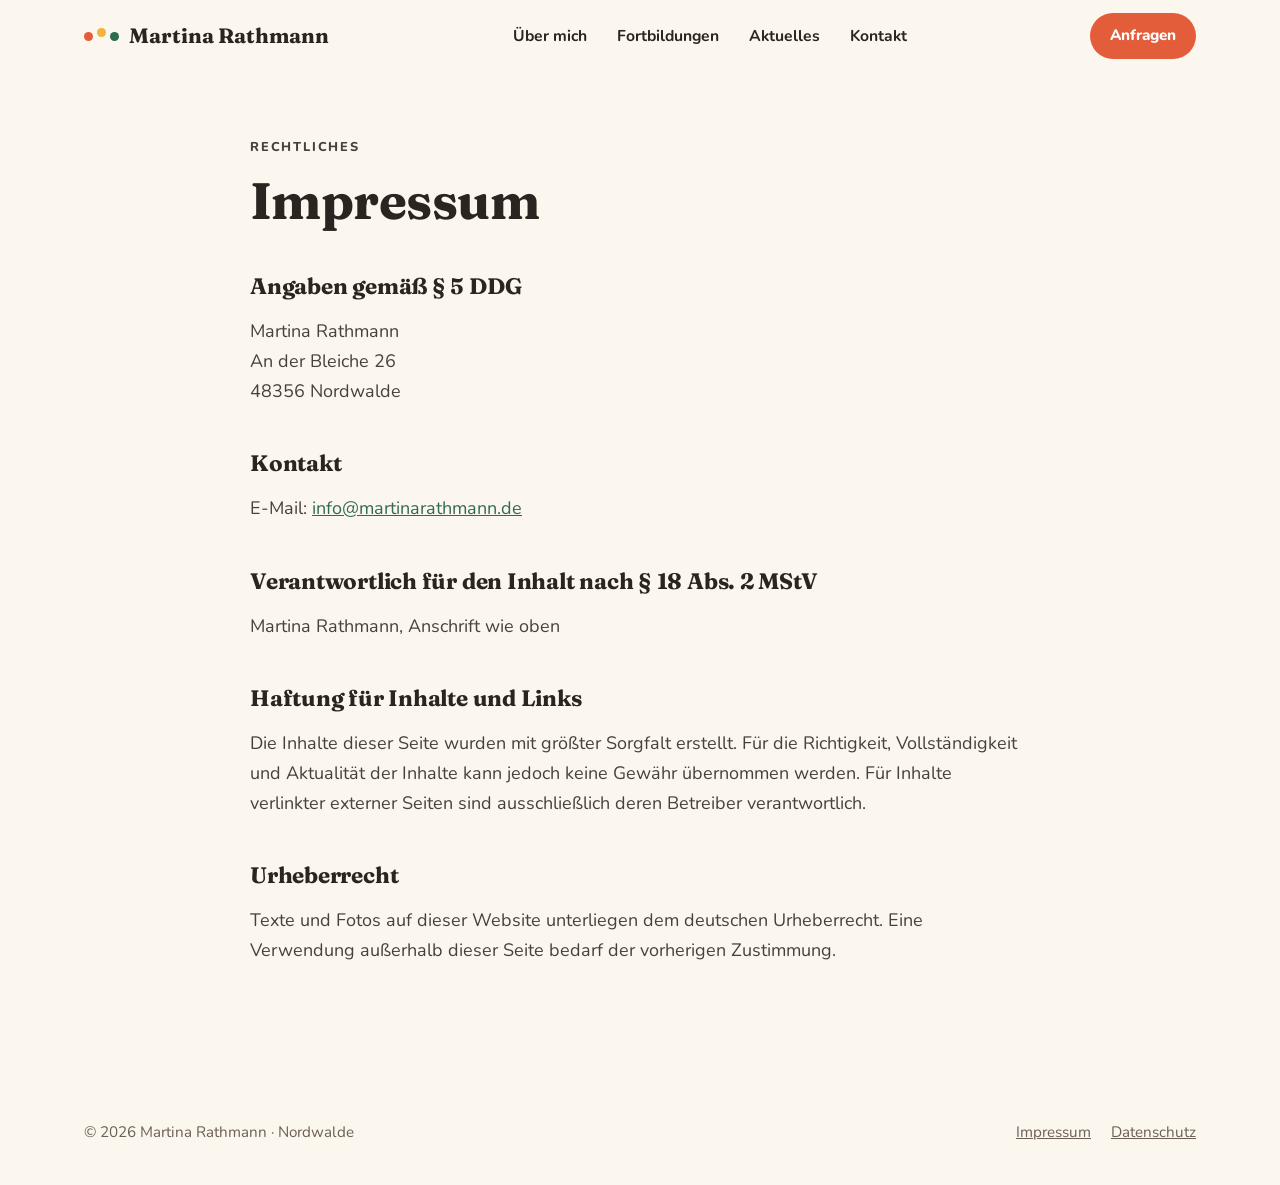
<file: martinarathmann-de/martinarathmann-de/impressum.html>
<!DOCTYPE html>
<html lang="de">
<head>
<meta charset="utf-8">
<meta name="viewport" content="width=device-width, initial-scale=1">
<title>Impressum – Martina Rathmann</title>
<meta name="description" content="Impressum von martinarathmann.de">
<meta property="og:title" content="Impressum – Martina Rathmann">
<meta property="og:description" content="Impressum von martinarathmann.de">
<meta property="og:type" content="website">
<meta property="og:url" content="https://martinarathmann.de/">
<meta property="og:image" content="https://martinarathmann.de/images/portrait.jpg">
<link rel="icon" href="favicon.svg" type="image/svg+xml">
<link rel="preload" href="fonts/fraunces-latin-700-normal.woff2" as="font" type="font/woff2" crossorigin>
<link rel="stylesheet" href="styles.css">
</head>
<body>
<header class="site-header">
  <nav class="nav wrap" aria-label="Hauptnavigation">
    <a class="brand" href="index.html"><span class="brand-dots" aria-hidden="true"><i></i><i></i><i></i></span>Martina Rathmann</a>
    <button class="menu-toggle" aria-label="Menü öffnen" aria-expanded="false"><span></span><span></span><span></span></button>
    <ul>
      <li><a href="index.html#ueber-mich">Über mich</a></li>
      <li><a href="index.html#fortbildungen">Fortbildungen</a></li>
      <li><a href="index.html#aktuelles">Aktuelles</a></li>
      <li><a href="index.html#kontakt">Kontakt</a></li>
    </ul>
    <a class="btn desktop" href="index.html#kontakt">Anfragen</a>
  </nav>
</header>

<main class="wrap legal">
  <p class="eyebrow">Rechtliches</p>
  <h1>Impressum</h1>
  <h2>Angaben gemäß § 5 DDG</h2>
  <p>Martina Rathmann<br>An der Bleiche 26<br>48356 Nordwalde</p>
  <h2>Kontakt</h2>
  <p>E-Mail: <a href="mailto:info@martinarathmann.de">info@martinarathmann.de</a></p>
  <h2>Verantwortlich für den Inhalt nach § 18 Abs. 2 MStV</h2>
  <p>Martina Rathmann, Anschrift wie oben</p>
  <h2>Haftung für Inhalte und Links</h2>
  <p>Die Inhalte dieser Seite wurden mit größter Sorgfalt erstellt. Für die Richtigkeit, Vollständigkeit und Aktualität der Inhalte kann jedoch keine Gewähr übernommen werden. Für Inhalte verlinkter externer Seiten sind ausschließlich deren Betreiber verantwortlich.</p>
  <h2>Urheberrecht</h2>
  <p>Texte und Fotos auf dieser Website unterliegen dem deutschen Urheberrecht. Eine Verwendung außerhalb dieser Seite bedarf der vorherigen Zustimmung.</p>
</main>
<footer>
  <div class="wrap foot">
    <span>© <span id="y">2026</span> Martina Rathmann · Nordwalde</span>
    <span><a href="impressum.html">Impressum</a><a href="datenschutz.html">Datenschutz</a></span>
  </div>
</footer>
<script src="script.js"></script>
</body>
</html>
</file>
<file: martinarathmann-de/martinarathmann-de/styles.css>
@font-face{font-family:"Fraunces";src:url(fonts/fraunces-latin-600-normal.woff2) format("woff2");font-weight:600;font-display:swap}
@font-face{font-family:"Fraunces";src:url(fonts/fraunces-latin-700-normal.woff2) format("woff2");font-weight:700;font-display:swap}
@font-face{font-family:"Nunito";src:url(fonts/nunito-latin-400-normal.woff2) format("woff2");font-weight:400;font-display:swap}
@font-face{font-family:"Nunito";src:url(fonts/nunito-latin-600-normal.woff2) format("woff2");font-weight:600;font-display:swap}
@font-face{font-family:"Nunito";src:url(fonts/nunito-latin-700-normal.woff2) format("woff2");font-weight:700;font-display:swap}
@font-face{font-family:"Nunito";src:url(fonts/nunito-latin-800-normal.woff2) format("woff2");font-weight:800;font-display:swap}

:root{
  --cream:#FBF6EE; --paper:#FFFDF9; --ink:#2B2420; --muted:#6B5F57;
  --green:#2E6B4F; --green-d:#22513C; --coral:#E35D3A; --sun:#F2B43A; --sky:#5B9BC4;
  --line:#EADFCF; --r:22px; --max:1160px;
  --serif:"Fraunces",Georgia,serif; --sans:"Nunito",system-ui,-apple-system,"Segoe UI",sans-serif;
}
*{box-sizing:border-box}
html{scroll-behavior:smooth;scroll-padding-top:84px}
body{margin:0;background:var(--cream);color:var(--ink);font:400 18px/1.65 var(--sans);-webkit-font-smoothing:antialiased}
img{max-width:100%;display:block}
a{color:var(--green)}
h1,h2,h3{font-family:var(--serif);font-weight:700;line-height:1.12;margin:0 0 .5em;letter-spacing:-.01em}
h2{font-size:clamp(2rem,4vw,2.9rem)}
.wrap{max-width:var(--max);margin:0 auto;padding:0 24px}
section{padding:96px 0}
.eyebrow{font-weight:800;font-size:.8rem;letter-spacing:.14em;text-transform:uppercase;color:var(--coral);margin:0 0 14px}
.lead{font-size:1.2rem;color:var(--muted);max-width:60ch}

/* Header */
.site-header{position:sticky;top:0;z-index:50;background:rgba(251,246,238,.92);backdrop-filter:blur(10px);border-bottom:1px solid transparent;transition:border-color .2s}
.site-header.scrolled{border-bottom-color:var(--line)}
.nav{display:flex;align-items:center;justify-content:space-between;height:72px}
.brand{font-family:var(--serif);font-weight:700;font-size:1.3rem;color:var(--ink);text-decoration:none;display:flex;align-items:center;gap:10px}
.brand-dots{display:inline-flex;gap:4px}
.brand-dots i{width:9px;height:9px;border-radius:50%;display:block}
.brand-dots i:nth-child(1){background:var(--coral)}.brand-dots i:nth-child(2){background:var(--sun);transform:translateY(-4px)}.brand-dots i:nth-child(3){background:var(--green)}
.nav ul{list-style:none;display:flex;gap:30px;margin:0;padding:0}
.nav ul a{color:var(--ink);text-decoration:none;font-weight:700;font-size:.98rem}
.nav ul a:hover{color:var(--coral)}
.nav .btn{padding:10px 20px;font-size:.95rem}
.menu-toggle{display:none;background:none;border:0;padding:8px;cursor:pointer}
.menu-toggle span{display:block;width:24px;height:2px;background:var(--ink);margin:5px 0;border-radius:2px}

.btn{display:inline-flex;align-items:center;gap:8px;background:var(--coral);color:#fff;font-weight:800;text-decoration:none;padding:15px 28px;border-radius:999px;border:0;transition:transform .15s,background .15s;cursor:pointer;font-family:inherit;font-size:1rem}
.btn:hover{background:#cf4c2b;transform:translateY(-2px)}
.btn.ghost{background:transparent;color:var(--ink);box-shadow:inset 0 0 0 2px var(--ink)}
.btn.ghost:hover{background:var(--ink);color:#fff}

/* Hero */
.hero{padding:64px 0 96px;overflow:hidden}
.hero-grid{display:grid;grid-template-columns:1.1fr .9fr;gap:56px;align-items:center}
.hero h1{font-size:clamp(2.6rem,6vw,4.6rem);margin-bottom:.35em}
.hero h1 em{font-style:normal;color:var(--green);position:relative;white-space:nowrap}
.hero h1 em::after{content:"";position:absolute;left:0;right:0;bottom:.04em;height:.22em;background:var(--sun);opacity:.55;z-index:-1;border-radius:4px}
.hero .lead{margin-bottom:32px}
.hero-actions{display:flex;gap:14px;flex-wrap:wrap}
.hero-visual{position:relative;aspect-ratio:4/5;max-width:460px;justify-self:center;width:100%}
.hero-photo{position:absolute;inset:0;border-radius:46% 54% 42% 58%/52% 44% 56% 48%;overflow:hidden;background:var(--line);box-shadow:0 30px 60px -30px rgba(43,36,32,.45)}
.hero-photo img{width:100%;height:100%;object-fit:cover;object-position:center 30%}
.blob{position:absolute;border-radius:50%;z-index:-1}
.b1{width:120px;height:120px;background:var(--sun);top:-18px;right:-10px}
.b2{width:70px;height:70px;background:var(--coral);bottom:30px;left:-30px}
.b3{width:38px;height:38px;background:var(--sky);bottom:-10px;right:60px}
.hero-badge{position:absolute;left:-24px;bottom:16%;background:var(--paper);border-radius:16px;padding:14px 18px;box-shadow:0 14px 34px -14px rgba(43,36,32,.35);font-size:.9rem;line-height:1.35;max-width:220px}
.hero-badge strong{display:block;font-family:var(--serif);font-size:1.6rem;color:var(--green)}

/* About */
.about{background:var(--paper)}
.about-grid{display:grid;grid-template-columns:.85fr 1.15fr;gap:64px;align-items:start}
.about-photos{position:relative}
.about-photos .p1{border-radius:var(--r);overflow:hidden;aspect-ratio:4/5;background:var(--line)}
.about-photos .p1 img,.about-photos .p2 img{width:100%;height:100%;object-fit:cover}
.about-photos .p2{position:absolute;width:52%;aspect-ratio:1;right:-28px;bottom:-40px;border-radius:var(--r);overflow:hidden;border:6px solid var(--paper);background:var(--line)}
.facts{display:grid;grid-template-columns:1fr 1fr;gap:16px;margin:32px 0 0}
.fact{background:var(--cream);border-radius:16px;padding:18px 20px}
.fact h3{font-family:var(--sans);font-weight:800;font-size:.78rem;letter-spacing:.12em;text-transform:uppercase;color:var(--coral);margin-bottom:8px}
.fact ul{margin:0;padding:0;list-style:none;font-weight:600;line-height:1.5}
.fact p{margin:0;font-weight:600;line-height:1.5}

/* Motto */
.motto{background:var(--green);color:#fff;position:relative;overflow:hidden}
.motto::before{content:"";position:absolute;width:420px;height:420px;border-radius:50%;background:var(--green-d);top:-160px;right:-120px}
.motto .eyebrow{color:var(--sun)}
.motto h2{color:#fff;position:relative}
.motto-list{display:grid;grid-template-columns:repeat(3,1fr);gap:24px;margin-top:40px;position:relative}
.motto-item{background:rgba(255,255,255,.08);border-radius:var(--r);padding:30px 28px;border:1px solid rgba(255,255,255,.14)}
.motto-item .num{font-family:var(--serif);font-size:2.6rem;color:var(--sun);line-height:1;display:block;margin-bottom:14px}
.motto-item p{margin:0;font-size:1.08rem;font-weight:600;line-height:1.55}

/* Gallery */
.gallery{padding:24px 0 0}
.gallery-grid{display:grid;grid-template-columns:repeat(4,1fr);grid-auto-rows:200px;gap:14px}
.gallery-grid figure{margin:0;border-radius:18px;overflow:hidden;background:var(--line)}
.gallery-grid img{width:100%;height:100%;object-fit:cover;transition:transform .5s}
.gallery-grid figure:hover img{transform:scale(1.04)}
.g-tall{grid-row:span 2}.g-wide{grid-column:span 2}

/* Fortbildungen */
.offer-head{display:flex;justify-content:space-between;align-items:end;gap:32px;flex-wrap:wrap;margin-bottom:28px}
.offer-head .lead{margin:0}
.info-strip{display:flex;gap:12px;flex-wrap:wrap;margin:0 0 28px}
.info-strip span{background:var(--paper);border:1px solid var(--line);border-radius:999px;padding:8px 16px;font-weight:700;font-size:.92rem}
.filters{display:flex;gap:10px;flex-wrap:wrap}
.chip{font:800 .95rem var(--sans);padding:11px 20px;border-radius:999px;border:2px solid var(--ink);background:transparent;color:var(--ink);cursor:pointer;transition:.15s}
.chip:hover{background:rgba(43,36,32,.06)}
.chip[aria-pressed="true"]{background:var(--ink);color:var(--cream)}
.chip .count{opacity:.6;font-weight:700;margin-left:4px}
.topics{display:grid;grid-template-columns:repeat(auto-fill,minmax(330px,1fr));gap:18px;margin-top:28px}
.topic{background:var(--paper);border:1px solid var(--line);border-radius:var(--r);padding:0;transition:box-shadow .2s,transform .2s;position:relative}
.topic:hover{box-shadow:0 18px 40px -24px rgba(43,36,32,.4);transform:translateY(-2px)}
.topic[hidden]{display:none}
.topic summary{list-style:none;cursor:pointer;padding:24px 56px 22px 24px;position:relative}
.topic summary::-webkit-details-marker{display:none}
.topic summary::after{content:"+";position:absolute;right:20px;top:20px;width:30px;height:30px;border-radius:50%;background:var(--cream);display:grid;place-items:center;font-weight:800;font-size:1.2rem;transition:transform .2s}
.topic[open] summary::after{transform:rotate(45deg);background:var(--sun)}
.tag{display:inline-block;font-size:.72rem;font-weight:800;letter-spacing:.08em;text-transform:uppercase;padding:4px 10px;border-radius:999px;margin-bottom:12px}
.tag.u3{background:#FDE9E3;color:#B3401F}.tag.ue3{background:#E1EEF6;color:#2F6A8F}.tag.alle{background:#E2F0E8;color:var(--green)}
.tag.neu{background:var(--sun);color:var(--ink);margin-left:6px}
.topic h3{font-size:1.28rem;margin:0}
.topic .sub{display:block;color:var(--muted);font-weight:600;margin-top:6px;font-size:.98rem;line-height:1.45}
.topic .body{padding:0 24px 24px;color:#4A403A}
.topic .body p{margin:0}

/* Aktuelles */
.news{background:var(--paper)}
.news-card{display:grid;grid-template-columns:1fr 1fr;border-radius:28px;overflow:hidden;background:var(--sun);margin-top:28px}
.news-card .img{background:var(--line);min-height:340px}
.news-card .img img{width:100%;height:100%;object-fit:cover}
.news-card .txt{padding:44px}
.news-card .tag{background:var(--ink);color:var(--sun)}
.news-card h3{font-size:clamp(1.6rem,3vw,2.2rem)}
.news-card p{margin:0 0 24px}
.news-card .btn{background:var(--ink)}
.news-card .btn:hover{background:#000}

/* Kontakt */
.contact-box{background:var(--ink);color:var(--cream);border-radius:32px;padding:64px;display:grid;grid-template-columns:1.1fr .9fr;gap:48px;position:relative;overflow:hidden}
.contact-box::after{content:"";position:absolute;width:260px;height:260px;border-radius:50%;background:var(--coral);right:-90px;top:-130px;opacity:.9}
.contact-box h2{color:#fff}
.contact-box .lead{color:#D9CFC4}
.contact-list{list-style:none;margin:0;padding:0;display:grid;gap:14px;position:relative;z-index:1;align-content:center}
.contact-list a,.contact-list div{display:flex;gap:14px;align-items:center;background:rgba(255,255,255,.07);border:1px solid rgba(255,255,255,.12);padding:16px 20px;border-radius:16px;color:#fff;text-decoration:none;font-weight:700;transition:background .15s}
.contact-list a:hover{background:rgba(255,255,255,.14)}
.contact-list svg{flex:none;width:22px;height:22px;stroke:var(--sun)}
.contact-list small{display:block;font-weight:600;color:#BFB3A7;font-size:.82rem}

/* Footer */
footer{padding:40px 0;color:var(--muted);font-size:.95rem}
.foot{display:flex;justify-content:space-between;gap:20px;flex-wrap:wrap}
footer a{color:var(--muted);margin-left:20px}

/* Legal pages */
.legal{padding:64px 0 96px;max-width:780px}
.legal h1{font-size:clamp(2.2rem,5vw,3.2rem)}
.legal h2{font-size:1.4rem;margin-top:2em}
.legal p,.legal li{color:#4A403A}

/* Reveal */
.reveal{opacity:0;transform:translateY(22px);transition:opacity .7s ease,transform .7s ease}
.reveal.in{opacity:1;transform:none}
@media (prefers-reduced-motion:reduce){.reveal{opacity:1;transform:none;transition:none}html{scroll-behavior:auto}}

/* Responsive */
@media (max-width:960px){
  section{padding:72px 0}
  .hero-grid,.about-grid,.news-card,.contact-box{grid-template-columns:1fr}
  .hero-visual{max-width:380px;margin-top:12px}
  .about-photos{max-width:420px;margin-bottom:48px}
  .motto-list{grid-template-columns:1fr}
  .gallery-grid{grid-template-columns:repeat(2,1fr);grid-auto-rows:170px}
  .contact-box{padding:40px 28px}
  .nav ul{position:fixed;inset:72px 0 auto 0;background:var(--cream);flex-direction:column;gap:0;padding:8px 24px 24px;border-bottom:1px solid var(--line);display:none}
  .nav ul.open{display:flex}
  .nav ul li a{display:block;padding:14px 0;font-size:1.1rem}
  .nav .btn.desktop{display:none}
  .menu-toggle{display:block}
}
@media (max-width:560px){
  body{font-size:17px}
  .facts{grid-template-columns:1fr}
  .hero-badge{left:0}
  .topics{grid-template-columns:1fr}
  .news-card .txt{padding:30px}
}
.about-photos .p1 img{object-position:35% center}
.about-photos .p2 img{object-position:center 22%}
.hero-photo img{object-position:40% 30%}
@media (max-width:560px){.hero-badge{bottom:2%;left:-6px;max-width:200px}.about-photos .p2{right:-6px}}
</file>
